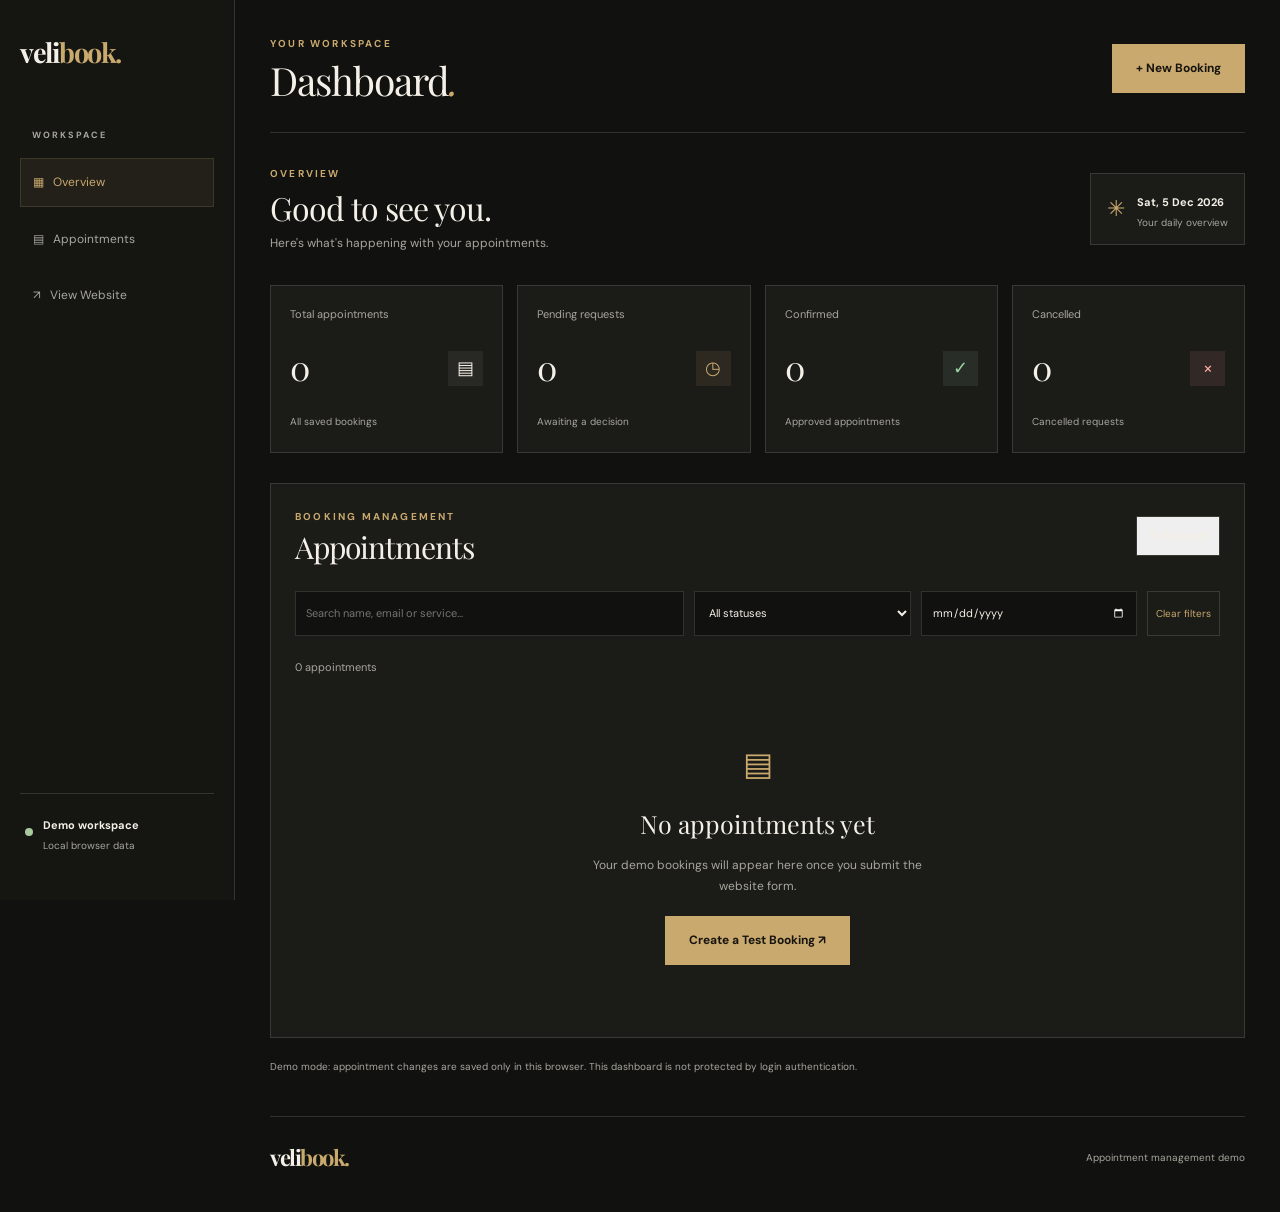
<file: admin.html>
<!DOCTYPE html>
<html lang="en">
<head>
  <meta charset="UTF-8">
  <meta name="viewport" content="width=device-width, initial-scale=1.0">
  <meta name="description" content="VeliBook appointment management dashboard demo.">
  <title>VeliBook | Admin Dashboard</title>

  <link rel="preconnect" href="https://fonts.googleapis.com">
  <link rel="preconnect" href="https://fonts.gstatic.com" crossorigin>
  <link href="https://fonts.googleapis.com/css2?family=DM+Sans:wght@400;500;600;700&family=Playfair+Display:wght@400;500;600;700&display=swap" rel="stylesheet">

  <link rel="stylesheet" href="style.css">
  <script src="admin.js" defer></script>
</head>
<body class="admin-body">

  <aside class="admin-sidebar">
    <a href="index.html" class="logo">veli<span>book.</span></a>
    <p class="admin-label">WORKSPACE</p>

    <nav class="admin-nav">
      <a href="#overview" class="active">▦ &nbsp; Overview</a>
      <a href="#appointments">▤ &nbsp; Appointments</a>
      <a href="index.html">↗ &nbsp; View Website</a>
    </nav>

    <div class="sidebar-bottom">
      <span class="sidebar-dot"></span>
      <div>
        <strong>Demo workspace</strong>
        <p>Local browser data</p>
      </div>
    </div>
  </aside>

  <main class="admin-main">
    <header class="admin-topbar">
      <div>
        <p class="eyebrow">YOUR WORKSPACE</p>
        <h1>Dashboard<span>.</span></h1>
      </div>
      <a href="index.html#booking" class="button button-gold">+ New Booking</a>
    </header>

    <section class="admin-welcome" id="overview">
      <div>
        <p class="eyebrow">OVERVIEW</p>
        <h2>Good to see you.</h2>
        <p>Here's what's happening with your appointments.</p>
      </div>
      <div class="today-card">
        <span>✳</span>
        <div>
          <strong id="today-date">Today</strong>
          <p>Your daily overview</p>
        </div>
      </div>
    </section>

    <section class="stats-grid" aria-label="Booking statistics">
      <article class="stat-card">
        <p>Total appointments</p>
        <div class="stat-bottom">
          <strong id="stat-total">0</strong>
          <span class="stat-icon">▤</span>
        </div>
        <span class="stat-caption">All saved bookings</span>
      </article>

      <article class="stat-card">
        <p>Pending requests</p>
        <div class="stat-bottom">
          <strong id="stat-pending">0</strong>
          <span class="stat-icon gold-icon">◷</span>
        </div>
        <span class="stat-caption">Awaiting a decision</span>
      </article>

      <article class="stat-card">
        <p>Confirmed</p>
        <div class="stat-bottom">
          <strong id="stat-confirmed">0</strong>
          <span class="stat-icon green-icon">✓</span>
        </div>
        <span class="stat-caption">Approved appointments</span>
      </article>

      <article class="stat-card">
        <p>Cancelled</p>
        <div class="stat-bottom">
          <strong id="stat-cancelled">0</strong>
          <span class="stat-icon red-icon">×</span>
        </div>
        <span class="stat-caption">Cancelled requests</span>
      </article>
    </section>

    <section class="admin-panel" id="appointments">
      <div class="panel-heading">
        <div>
          <p class="eyebrow">BOOKING MANAGEMENT</p>
          <h2>Appointments</h2>
        </div>
        <button id="refresh-bookings" class="button button-outline admin-refresh">
          ↻ Refresh
        </button>
      </div>

      <div class="booking-tools">
        <input
          type="search"
          id="booking-search"
          placeholder="Search name, email or service..."
          aria-label="Search appointments">

        <select id="status-filter" aria-label="Filter by status">
          <option value="all">All statuses</option>
          <option value="Pending">Pending</option>
          <option value="Confirmed">Confirmed</option>
          <option value="Cancelled">Cancelled</option>
        </select>

        <input type="date" id="date-filter" aria-label="Filter by date">
        <button id="clear-filters" class="clear-filter">Clear filters</button>
      </div>

      <p class="results-count" id="results-count">0 appointments</p>

      <div class="table-wrap">
        <table class="appointments-table">
          <thead>
            <tr>
              <th>CLIENT</th>
              <th>SERVICE</th>
              <th>DATE & TIME</th>
              <th>STATUS</th>
              <th>ACTIONS</th>
            </tr>
          </thead>
          <tbody id="appointments-body"></tbody>
        </table>
      </div>

      <div class="empty-state" id="empty-state">
        <span>▤</span>
        <h3>No appointments yet</h3>
        <p>Your demo bookings will appear here once you submit the website form.</p>
        <a href="index.html#booking" class="button button-gold">
          Create a Test Booking ↗
        </a>
      </div>
    </section>

    <p class="admin-notice">
      Demo mode: appointment changes are saved only in this browser.
      This dashboard is not protected by login authentication.
    </p>

    <footer class="admin-footer">
      <a href="index.html" class="logo">veli<span>book.</span></a>
      <p>Appointment management demo</p>
    </footer>
  </main>

</body>
</html>
</file>
<file: style.css>
:root {
  --bg: #11110f;
  --surface: #1b1b18;
  --cream: #f4f0e7;
  --muted: #a8a69d;
  --gold: #c9a96e;
  --line: rgba(244, 240, 231, 0.14);
  --heading: "Playfair Display", Georgia, serif;
  --body: "DM Sans", sans-serif;
}

* {
  box-sizing: border-box;
  margin: 0;
  padding: 0;
}

html {
  scroll-behavior: smooth;
  scroll-padding-top: 85px;
}

body {
  background: var(--bg);
  color: var(--cream);
  font-family: var(--body);
  line-height: 1.7;
}

img {
  display: block;
  width: 100%;
  object-fit: cover;
}

a {
  color: inherit;
  text-decoration: none;
}

button,
input,
select,
textarea {
  font: inherit;
}

button,
a,
input,
select,
textarea {
  -webkit-tap-highlight-color: transparent;
}

button {
  cursor: pointer;
}

button:focus-visible,
a:focus-visible,
input:focus-visible,
select:focus-visible,
textarea:focus-visible {
  outline: 2px solid var(--gold);
  outline-offset: 4px;
}

.announcement {
  padding: 9px 16px;
  text-align: center;
  background: var(--gold);
  color: #17140f;
  font-size: 11px;
  font-weight: 700;
  letter-spacing: 0.7px;
}

.announcement span {
  margin-left: 7px;
  font-weight: 400;
}

.header {
  min-height: 82px;
  padding: 18px 7%;
  display: flex;
  align-items: center;
  justify-content: space-between;
  border-bottom: 1px solid var(--line);
  position: relative;
  z-index: 10;
  background: var(--bg);
}

.logo {
  font-family: var(--heading);
  font-size: 29px;
  font-weight: 700;
  letter-spacing: -1.5px;
}

.logo span {
  color: var(--gold);
}

.nav {
  display: flex;
  align-items: center;
  gap: 30px;
}

.nav a {
  font-size: 12px;
  color: var(--muted);
  transition: color 0.2s;
}

.nav a:hover,
.footer-links a:hover {
  color: var(--gold);
}

.nav .nav-cta {
  padding: 11px 17px;
  border: 1px solid var(--gold);
  color: var(--cream);
}

.menu-toggle {
  display: none;
  background: none;
  color: var(--cream);
  border: 1px solid var(--line);
  padding: 6px 11px;
  font-size: 22px;
}

.hero {
  padding: 65px 7% 80px;
  display: grid;
  grid-template-columns: 1fr 0.92fr;
  gap: 7%;
  align-items: center;
}

.hero-content {
  padding: 20px 0;
}

.eyebrow {
  color: var(--gold);
  font-size: 10px;
  font-weight: 700;
  letter-spacing: 2.2px;
  margin-bottom: 20px;
}

h1,
h2 {
  font-family: var(--heading);
  font-weight: 400;
  letter-spacing: -2px;
  line-height: 1.1;
}

h1 {
  font-size: clamp(58px, 7vw, 96px);
}

h1 span,
h2 span {
  color: var(--gold);
  font-style: italic;
}

.hero-description {
  max-width: 410px;
  margin-top: 25px;
  color: var(--muted);
  font-size: 14px;
  line-height: 1.9;
}

.hero-actions {
  margin-top: 33px;
  display: flex;
  align-items: center;
  gap: 23px;
  flex-wrap: wrap;
}

.button {
  display: inline-flex;
  align-items: center;
  justify-content: center;
  gap: 10px;
  min-height: 49px;
  padding: 13px 23px;
  border: 1px solid transparent;
  font-size: 12px;
  font-weight: 700;
  transition: transform 0.2s, background 0.2s;
}

.button:hover {
  transform: translateY(-2px);
}

.button-gold {
  background: var(--gold);
  color: #17140f;
}

.button-gold:hover {
  background: #dfc28d;
}

.text-link {
  font-size: 12px;
  color: var(--cream);
}

.hero-proof {
  margin-top: 56px;
  display: flex;
  align-items: center;
  gap: 18px;
  color: var(--muted);
  font-size: 11px;
}

.proof-number {
  color: var(--gold);
  font-size: 15px;
}

.proof-number span {
  color: var(--muted);
}

.hero-image {
  height: 510px;
  position: relative;
}

.hero-image > img {
  height: 100%;
  filter: brightness(0.82);
}

.image-note {
  position: absolute;
  bottom: 25px;
  left: -28px;
  display: flex;
  align-items: center;
  gap: 13px;
  padding: 18px 22px;
  background: var(--cream);
  color: #17140f;
}

.note-star {
  color: #99753c;
  font-size: 27px;
}

.image-note strong {
  font-family: var(--heading);
  font-size: 17px;
}

.image-note p {
  font-size: 10px;
  color: #625e55;
}

.image-index {
  position: absolute;
  right: 15px;
  top: 15px;
  color: white;
  font-size: 10px;
  letter-spacing: 2px;
}

.trust-strip {
  padding: 25px 7%;
  border-top: 1px solid var(--line);
  border-bottom: 1px solid var(--line);
  display: flex;
  justify-content: space-between;
  gap: 20px;
  flex-wrap: wrap;
}

.trust-strip div {
  font-size: 11px;
  color: var(--muted);
}

.trust-strip span {
  color: var(--gold);
  margin-right: 8px;
}

.section {
  padding: 105px 7%;
}

.section-heading {
  display: flex;
  align-items: end;
  justify-content: space-between;
  gap: 30px;
  margin-bottom: 45px;
}

h2 {
  font-size: clamp(40px, 5vw, 62px);
}

.section-intro {
  max-width: 300px;
  font-size: 13px;
  color: var(--muted);
  line-height: 1.9;
}

.service-grid {
  display: grid;
  grid-template-columns: repeat(3, minmax(0, 1fr));
  gap: 22px;
}

.service-card {
  background: var(--surface);
  border: 1px solid var(--line);
  transition: transform 0.25s, border-color 0.25s;
}

.service-card:hover {
  transform: translateY(-5px);
  border-color: rgba(201, 169, 110, 0.6);
}

.service-card > img {
  height: 235px;
}

.service-info {
  padding: 22px;
}

.service-meta {
  display: flex;
  justify-content: space-between;
  gap: 10px;
  color: var(--gold);
  font-size: 9px;
  letter-spacing: 1px;
}

.service-info h3,
.team-info h3 {
  font-family: var(--heading);
  font-size: 23px;
  font-weight: 400;
  margin-top: 13px;
}

.service-info > p {
  color: var(--muted);
  font-size: 11px;
  min-height: 44px;
  margin-top: 8px;
}

.service-bottom {
  display: flex;
  justify-content: space-between;
  align-items: center;
  gap: 10px;
  padding-top: 17px;
  margin-top: 14px;
  border-top: 1px solid var(--line);
}

.service-bottom strong {
  font-size: 16px;
}

.service-book {
  background: transparent;
  color: var(--gold);
  border: none;
  font-size: 12px;
  padding: 8px 0 8px 8px;
}

.price-note {
  margin-top: 20px;
  color: var(--muted);
  font-size: 10px;
}

.story {
  padding: 75px 7%;
  background: var(--cream);
  color: #1a1916;
  display: grid;
  grid-template-columns: 1fr 1fr;
  align-items: center;
  gap: 9%;
}

.story-image {
  height: 450px;
  position: relative;
}

.story-image img {
  height: 100%;
}

.story-stamp {
  position: absolute;
  bottom: -18px;
  right: -18px;
  width: 112px;
  height: 112px;
  border-radius: 50%;
  display: flex;
  justify-content: center;
  align-items: center;
  text-align: center;
  background: var(--gold);
  color: #17140f;
  font-size: 10px;
  font-weight: 700;
  line-height: 1.5;
  letter-spacing: 1px;
  transform: rotate(9deg);
}

.story-content .eyebrow {
  color: #92713a;
}

.story-content h2 {
  font-size: clamp(40px, 5vw, 58px);
}

.story-content > p:not(.eyebrow) {
  color: #656158;
  font-size: 13px;
  line-height: 1.9;
  margin-top: 20px;
}

.button-outline {
  border-color: #39362f;
  margin-top: 28px;
}

.button-outline:hover {
  background: #e5dece;
}

.team {
  padding-top: 100px;
}

.team-grid {
  display: grid;
  grid-template-columns: repeat(3, minmax(0, 1fr));
  gap: 22px;
}

.team-card > img {
  height: 320px;
  filter: saturate(0.75);
}

.team-info {
  padding: 15px 0;
  display: flex;
  justify-content: space-between;
  align-items: center;
  border-bottom: 1px solid var(--line);
}

.team-info h3 {
  font-size: 19px;
  margin: 0;
}

.team-info p {
  font-size: 11px;
  color: var(--muted);
}

.team-info > span {
  color: var(--gold);
  font-size: 11px;
}

.booking-section {
  padding: 100px 7%;
  background: var(--surface);
  display: grid;
  grid-template-columns: 0.8fr 1fr;
  align-items: start;
  gap: 9%;
}

.booking-copy {
  padding-top: 35px;
}

.booking-copy h2 {
  font-size: clamp(45px, 5.5vw, 68px);
}

.booking-copy > p:not(.eyebrow) {
  max-width: 360px;
  color: var(--muted);
  font-size: 13px;
  line-height: 1.9;
  margin-top: 23px;
}

.booking-detail {
  display: flex;
  align-items: start;
  gap: 14px;
  margin-top: 30px;
}

.booking-detail > span {
  color: var(--gold);
  font-size: 20px;
}

.booking-detail strong {
  font-size: 12px;
}

.booking-detail p {
  color: var(--muted);
  font-size: 11px;
}

.booking-form {
  padding: 32px;
  background: var(--bg);
  border: 1px solid var(--line);
}

.form-heading {
  margin-bottom: 26px;
}

.form-heading .eyebrow {
  margin-bottom: 10px;
}

.form-heading h3 {
  font-family: var(--heading);
  font-size: 29px;
  font-weight: 400;
  line-height: 1.3;
}

.booking-form label {
  display: block;
  font-size: 11px;
  margin: 18px 0 7px;
}

.booking-form label span {
  color: var(--muted);
  font-size: 10px;
}

.booking-form input,
.booking-form select,
.booking-form textarea {
  width: 100%;
  min-width: 0;
  padding: 13px;
  border: 1px solid var(--line);
  border-radius: 0;
  background: var(--surface);
  color: var(--cream);
  font-size: 12px;
}

.booking-form input::placeholder,
.booking-form textarea::placeholder {
  color: #88857d;
}

.booking-form input[type="date"] {
  color-scheme: dark;
}

.booking-form select {
  color-scheme: dark;
}

.booking-form textarea {
  resize: vertical;
}

.form-row {
  display: grid;
  grid-template-columns: 1fr 1fr;
  gap: 15px;
}

.submit-button {
  width: 100%;
  margin-top: 24px;
  border: none;
}

.form-disclaimer {
  margin-top: 12px;
  color: var(--muted);
  text-align: center;
  font-size: 10px;
}

.form-message {
  margin-top: 14px;
  font-size: 12px;
  line-height: 1.7;
  overflow-wrap: anywhere;
}

.form-message:empty {
  display: none;
}

.form-message.success {
  color: #9bd6a5;
}

.form-message.error {
  color: #ffaaa0;
}

.closing {
  padding: 85px 20px;
  text-align: center;
}

.closing .eyebrow {
  margin-bottom: 18px;
}

.closing h2 {
  font-size: clamp(39px, 6vw, 65px);
}

.closing .button {
  margin-top: 27px;
}

.footer {
  padding: 40px 7%;
  border-top: 1px solid var(--line);
  display: flex;
  justify-content: space-between;
  align-items: center;
  flex-wrap: wrap;
  gap: 20px;
}

.footer > p {
  color: var(--muted);
  font-size: 11px;
}

.footer-links {
  display: flex;
  gap: 18px;
}

.footer-links a {
  font-size: 11px;
  color: var(--muted);
}

.footer .copyright {
  width: 100%;
  padding-top: 20px;
  border-top: 1px solid var(--line);
}

@media (min-width: 1500px) {
  .hero,
  .section,
  .story,
  .booking-section {
    padding-left: max(7%, calc((100% - 1250px) / 2));
    padding-right: max(7%, calc((100% - 1250px) / 2));
  }
}

@media (max-width: 900px) {
  .header {
    padding: 17px 5%;
  }

  .nav {
    gap: 15px;
  }

  .nav a {
    font-size: 11px;
  }

  .hero,
  .section,
  .story,
  .booking-section {
    padding-left: 5%;
    padding-right: 5%;
  }

  .hero {
    gap: 5%;
  }

  .hero-image {
    height: 420px;
  }

  .service-grid,
  .team-grid {
    gap: 14px;
  }

  .service-info {
    padding: 15px;
  }

  .service-card > img {
    height: 190px;
  }

  .service-info h3 {
    font-size: 20px;
  }

  .booking-form {
    padding: 23px;
  }
}

@media (max-width: 650px) {
  .announcement {
    font-size: 9px;
  }

  .announcement span {
    display: block;
    margin: 0;
  }

  .header {
    min-height: 70px;
    padding: 12px 6%;
  }

  .logo {
    font-size: 27px;
  }

  .menu-toggle {
    display: block;
  }

  .nav {
    display: none;
    position: absolute;
    top: 100%;
    left: 0;
    right: 0;
    padding: 22px 6% 25px;
    background: var(--bg);
    border-bottom: 1px solid var(--line);
    flex-direction: column;
    align-items: stretch;
    gap: 18px;
  }

  .nav.open {
    display: flex;
  }

  .nav a {
    font-size: 13px;
    padding: 7px 0;
  }

  .nav .nav-cta {
    padding: 12px;
    text-align: center;
  }

  .hero {
    padding: 48px 6% 60px;
    grid-template-columns: 1fr;
    gap: 38px;
  }

  h1 {
    font-size: clamp(57px, 15vw, 78px);
  }

  .hero-description {
    font-size: 13px;
  }

  .hero-proof {
    margin-top: 35px;
  }

  .hero-image {
    height: 390px;
    margin-left: 15px;
  }

  .image-note {
    left: -15px;
    bottom: 18px;
    padding: 13px 16px;
  }

  .trust-strip {
    padding: 23px 6%;
    display: grid;
    grid-template-columns: 1fr 1fr;
    gap: 16px 10px;
  }

  .trust-strip div {
    font-size: 10px;
  }

  .section {
    padding: 70px 6%;
  }

  .section-heading {
    display: block;
    margin-bottom: 30px;
  }

  .section-intro {
    margin-top: 20px;
    max-width: 100%;
  }

  h2 {
    font-size: 44px;
  }

  .service-grid {
    grid-template-columns: 1fr;
    gap: 22px;
  }

  .service-card > img {
    height: 260px;
  }

  .service-info {
    padding: 20px;
  }

  .story {
    padding: 60px 6%;
    grid-template-columns: 1fr;
    gap: 45px;
  }

  .story-image {
    height: 340px;
    margin-right: 10px;
  }

  .story-content h2 {
    font-size: 46px;
  }

  .team-grid {
    grid-template-columns: 1fr 1fr;
    gap: 22px 14px;
  }

  .team-card:last-child {
    grid-column: 1 / -1;
  }

  .team-card > img {
    height: 235px;
  }

  .team-info h3 {
    font-size: 17px;
  }

  .booking-section {
    padding: 65px 6%;
    grid-template-columns: 1fr;
    gap: 38px;
  }

  .booking-copy {
    padding-top: 0;
  }

  .booking-form {
    padding: 22px 17px;
  }

  .form-heading h3 {
    font-size: 26px;
  }

  .form-row {
    gap: 10px;
  }

  .form-row input,
  .form-row select {
    padding: 11px 8px;
    font-size: 11px;
  }

  .closing {
    padding: 70px 15px;
  }

  .footer {
    padding: 35px 6%;
    flex-direction: column;
    align-items: flex-start;
  }

  .footer .copyright {
    margin-top: 5px;
  }
}

@media (prefers-reduced-motion: reduce) {
  *,
  *::before,
  *::after {
    scroll-behavior: auto !important;
    transition-duration: 0.01ms !important;
  }
}
/* =====================================
   VELIBOOK ADMIN DASHBOARD
===================================== */

.admin-body {
  min-height: 100vh;
  display: grid;
  grid-template-columns: 235px minmax(0, 1fr);
  background: #11110f;
}

.admin-sidebar {
  position: sticky;
  top: 0;
  height: 100vh;
  padding: 30px 20px;
  border-right: 1px solid var(--line);
  display: flex;
  flex-direction: column;
  background: #151512;
}

.admin-sidebar .logo {
  font-size: 27px;
}

.admin-label {
  margin: 52px 0 15px;
  padding-left: 12px;
  font-size: 9px;
  font-weight: 700;
  letter-spacing: 2px;
  color: var(--muted);
}

.admin-nav {
  display: grid;
  gap: 8px;
}

.admin-nav a {
  padding: 13px 12px;
  color: var(--muted);
  font-size: 12px;
  border: 1px solid transparent;
}

.admin-nav a:hover,
.admin-nav a.active {
  color: var(--gold);
  background: rgba(201, 169, 110, 0.08);
  border-color: rgba(201, 169, 110, 0.17);
}

.sidebar-bottom {
  margin-top: auto;
  padding: 16px 5px;
  border-top: 1px solid var(--line);
  display: flex;
  align-items: center;
  gap: 10px;
}

.sidebar-dot {
  width: 8px;
  height: 8px;
  border-radius: 50%;
  background: #a8c99c;
  flex-shrink: 0;
}

.sidebar-bottom strong {
  font-size: 11px;
}

.sidebar-bottom p {
  color: var(--muted);
  font-size: 10px;
}

.admin-main {
  min-width: 0;
  padding: 35px;
}

.admin-topbar {
  display: flex;
  justify-content: space-between;
  align-items: center;
  gap: 20px;
  padding-bottom: 30px;
  border-bottom: 1px solid var(--line);
}

.admin-topbar .eyebrow {
  margin-bottom: 7px;
}

.admin-topbar h1 {
  font-size: 39px;
  letter-spacing: -1px;
}

.admin-topbar h1 span {
  color: var(--gold);
}

.admin-topbar .button {
  flex-shrink: 0;
}

.admin-welcome {
  padding: 32px 0;
  display: flex;
  justify-content: space-between;
  align-items: center;
  gap: 20px;
}

.admin-welcome .eyebrow {
  margin-bottom: 8px;
}

.admin-welcome h2 {
  font-size: 32px;
  letter-spacing: -1px;
}

.admin-welcome > div:first-child > p:last-child {
  margin-top: 8px;
  color: var(--muted);
  font-size: 12px;
}

.today-card {
  display: flex;
  align-items: center;
  gap: 12px;
  padding: 13px 16px;
  background: var(--surface);
  border: 1px solid var(--line);
}

.today-card > span {
  color: var(--gold);
  font-size: 22px;
}

.today-card strong {
  font-size: 11px;
}

.today-card p {
  color: var(--muted);
  font-size: 10px;
}

.stats-grid {
  display: grid;
  grid-template-columns: repeat(4, minmax(0, 1fr));
  gap: 14px;
}

.stat-card {
  min-width: 0;
  padding: 19px;
  background: var(--surface);
  border: 1px solid var(--line);
}

.stat-card > p {
  color: var(--muted);
  font-size: 11px;
}

.stat-bottom {
  margin: 15px 0 9px;
  display: flex;
  justify-content: space-between;
  align-items: center;
  gap: 8px;
}

.stat-bottom > strong {
  font-family: var(--heading);
  font-size: 34px;
  font-weight: 400;
}

.stat-icon {
  display: grid;
  place-items: center;
  width: 35px;
  height: 35px;
  background: rgba(244, 240, 231, 0.06);
  color: var(--cream);
  font-size: 18px;
}

.gold-icon {
  color: var(--gold);
  background: rgba(201, 169, 110, 0.1);
}

.green-icon {
  color: #9bd6a5;
  background: rgba(155, 214, 165, 0.1);
}

.red-icon {
  color: #ffaaa0;
  background: rgba(255, 170, 160, 0.1);
}

.stat-caption {
  color: var(--muted);
  font-size: 10px;
}

.admin-panel {
  margin-top: 30px;
  padding: 24px;
  background: var(--surface);
  border: 1px solid var(--line);
}

.panel-heading {
  display: flex;
  justify-content: space-between;
  align-items: center;
  gap: 15px;
}

.panel-heading .eyebrow {
  margin-bottom: 6px;
}

.panel-heading h2 {
  font-size: 30px;
  letter-spacing: -1px;
}

.admin-refresh {
  margin: 0;
  min-height: 40px;
  padding: 8px 12px;
  color: var(--cream);
  cursor: pointer;
}

.booking-tools {
  display: grid;
  grid-template-columns: minmax(160px, 1.8fr) minmax(115px, 1fr) minmax(125px, 1fr) auto;
  gap: 10px;
  margin-top: 27px;
}

.booking-tools input,
.booking-tools select {
  width: 100%;
  min-width: 0;
  padding: 11px 10px;
  border: 1px solid var(--line);
  border-radius: 0;
  background: var(--bg);
  color: var(--cream);
  font-family: var(--body);
  font-size: 11px;
}

.booking-tools input[type="date"] {
  color-scheme: dark;
}

.booking-tools input:focus,
.booking-tools select:focus {
  outline: 1px solid var(--gold);
}

.clear-filter {
  padding: 8px;
  background: transparent;
  color: var(--gold);
  border: 1px solid var(--line);
  font-size: 10px;
}

.results-count {
  margin: 22px 0 12px;
  color: var(--muted);
  font-size: 11px;
}

.table-wrap {
  width: 100%;
  overflow-x: auto;
  -webkit-overflow-scrolling: touch;
}

.appointments-table {
  width: 100%;
  border-collapse: collapse;
  text-align: left;
}

.appointments-table th {
  padding: 13px 12px;
  border-bottom: 1px solid var(--line);
  color: var(--muted);
  font-size: 9px;
  font-weight: 600;
  letter-spacing: 0.7px;
  white-space: nowrap;
}

.appointments-table td {
  padding: 16px 12px;
  border-bottom: 1px solid var(--line);
  color: var(--cream);
  font-size: 11px;
  vertical-align: middle;
}

.appointments-table tbody tr:hover {
  background: rgba(244, 240, 231, 0.025);
}

.client-name,
.client-email,
.client-reference {
  display: block;
}

.client-name {
  font-size: 12px;
}

.client-email,
.client-reference {
  margin-top: 4px;
  color: var(--muted);
  font-size: 10px;
  overflow-wrap: anywhere;
}

.status-badge {
  display: inline-block;
  padding: 5px 8px;
  border: 1px solid var(--line);
  font-size: 10px;
  white-space: nowrap;
}

.status-pending {
  color: var(--gold);
  background: rgba(201, 169, 110, 0.09);
}

.status-confirmed {
  color: #9bd6a5;
  background: rgba(155, 214, 165, 0.08);
}

.status-cancelled {
  color: #ffaaa0;
  background: rgba(255, 170, 160, 0.08);
}

.row-actions {
  display: flex;
  flex-wrap: wrap;
  gap: 6px;
  min-width: 135px;
}

.row-actions button {
  padding: 7px 8px;
  border: 1px solid var(--line);
  background: transparent;
  font-size: 10px;
  white-space: nowrap;
}

.action-confirm {
  color: #9bd6a5;
}

.action-cancel,
.action-delete {
  color: #ffaaa0;
}

.row-actions button:hover {
  background: rgba(244, 240, 231, 0.06);
}

.empty-state {
  padding: 48px 15px;
  text-align: center;
}

.empty-state[hidden],
.table-wrap[hidden] {
  display: none !important;
}

.empty-state > span {
  color: var(--gold);
  font-size: 32px;
}

.empty-state h3 {
  margin-top: 12px;
  font-family: var(--heading);
  font-size: 25px;
  font-weight: 400;
}

.empty-state p {
  max-width: 330px;
  margin: 10px auto 20px;
  color: var(--muted);
  font-size: 12px;
}

.admin-notice {
  margin-top: 20px;
  color: var(--muted);
  font-size: 10px;
  line-height: 1.8;
}

.admin-footer {
  margin-top: 40px;
  padding-top: 22px;
  border-top: 1px solid var(--line);
  display: flex;
  justify-content: space-between;
  align-items: center;
  gap: 15px;
}

.admin-footer .logo {
  font-size: 22px;
}

.admin-footer > p {
  color: var(--muted);
  font-size: 10px;
}

/* Tablet */
@media (max-width: 1050px) {
  .admin-body {
    grid-template-columns: 190px minmax(0, 1fr);
  }

  .admin-main {
    padding: 25px 20px;
  }

  .stats-grid {
    grid-template-columns: repeat(2, minmax(0, 1fr));
  }

  .booking-tools {
    grid-template-columns: 1fr 1fr;
  }

  .appointments-table {
    min-width: 690px;
  }
}

/* Mobile */
@media (max-width: 650px) {
  .admin-body {
    display: block;
  }

  .admin-sidebar {
    position: relative;
    width: 100%;
    height: auto;
    padding: 14px 6%;
    border-right: none;
    border-bottom: 1px solid var(--line);
  }

  .admin-sidebar .logo {
    font-size: 25px;
  }

  .admin-label {
    margin: 18px 0 8px;
  }

  .admin-nav {
    grid-template-columns: repeat(3, minmax(0, 1fr));
    gap: 5px;
  }

  .admin-nav a {
    padding: 10px 5px;
    text-align: center;
    font-size: 10px;
  }

  .sidebar-bottom {
    margin-top: 15px;
    padding: 10px 0 0;
  }

  .admin-main {
    padding: 25px 5%;
  }

  .admin-topbar {
    align-items: flex-start;
    padding-bottom: 22px;
  }

  .admin-topbar h1 {
    font-size: 32px;
  }

  .admin-topbar .button {
    padding: 10px;
    font-size: 10px;
    min-height: 42px;
  }

  .admin-welcome {
    align-items: flex-start;
    flex-direction: column;
    padding: 25px 0;
  }

  .admin-welcome h2 {
    font-size: 28px;
  }

  .today-card {
    width: 100%;
  }

  .stats-grid {
    gap: 10px;
  }

  .stat-card {
    padding: 14px;
  }

  .stat-card > p {
    font-size: 10px;
  }

  .stat-bottom > strong {
    font-size: 30px;
  }

  .stat-icon {
    width: 29px;
    height: 29px;
  }

  .stat-caption {
    font-size: 9px;
  }

  .admin-panel {
    margin-top: 22px;
    padding: 16px 12px;
  }

  .panel-heading h2 {
    font-size: 26px;
  }

  .booking-tools {
    grid-template-columns: 1fr;
    gap: 9px;
  }

  .booking-tools input,
  .booking-tools select {
    padding: 13px 10px;
    font-size: 12px;
  }

  .clear-filter {
    min-height: 40px;
  }

  .appointments-table {
    min-width: 690px;
  }

  .admin-footer {
    align-items: flex-start;
    flex-direction: column;
  }
}
</file>
